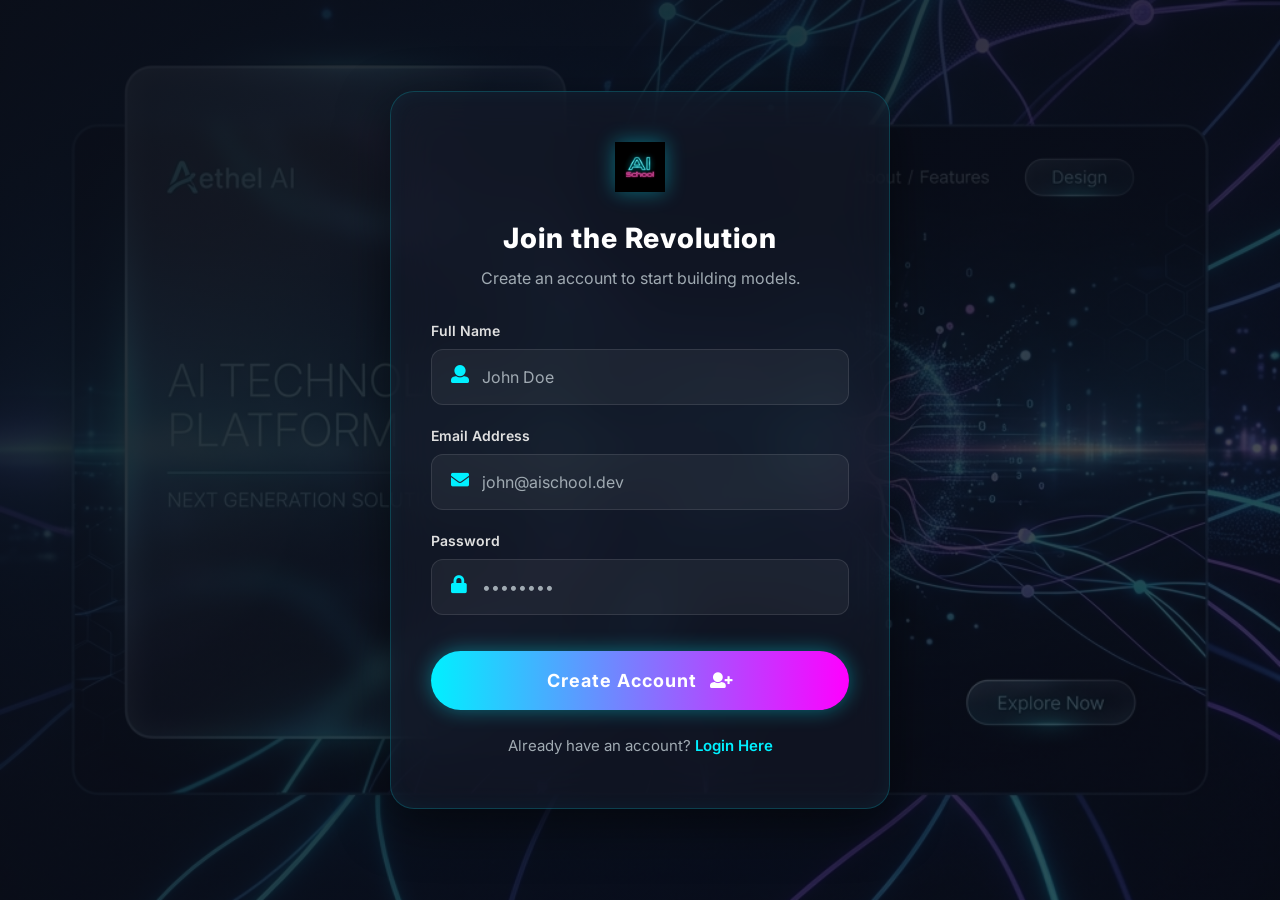
<file: templates/sign-up.html>
<!doctype html>
<html lang="en">

<head>
    <meta charset="utf-8">
    <meta name="viewport" content="width=device-width, initial-scale=1, maximum-scale=1">
    <title>AI School: Sign Up</title>

<link rel="preconnect" href="https://fonts.googleapis.com">

<link rel="preconnect" href="https://fonts.gstatic.com" crossorigin>

<link href="https://fonts.googleapis.com/css2?family=Inter:ital,opsz,wght@0,14..32,100..900;1,14..32,100..900&display=swap" rel="stylesheet">

<link rel="stylesheet" href="/static/css/bootstrap.min.css">

<link rel="stylesheet" href="/static/css/font-awesome.css">

<link rel="stylesheet" href="/static/css/ai-school-theme.css">
</head>

<script>

document.getElementById("signupForm")
.addEventListener(
"submit",

async function(event){

event.preventDefault()

const name =
document.getElementById("name").value

const email =
document.getElementById("email").value

const password =
document.getElementById("password").value

try {

const response = await fetch(
"http://127.0.0.1:8000/users",

{
method: "POST",

headers: {
"Content-Type": "application/json"
},

body: JSON.stringify({

name: name,
email: email,
password: password

})
}
)

const data = await response.json()

console.log(data)

if(response.ok){

alert("Signup Successful")

}
else{

alert("Signup Failed")

}

}
catch(error){

console.log(error)

alert("Server Error")
}

}
)

</script>
<body class="auth-page">
    <div class="auth-card">
        <div class="auth-logo">
            <a href="index.html">
                <img src="../static/img/logo-ai.png" alt="AI School Logo">
            </a>
        </div>
        <h2 class="auth-title">Join the Revolution</h2>
        <p class="auth-subtitle">Create an account to start building models.</p>

        <form class="auth-form"  id = "signupForm">
            <div class="form-group">
                <label>Full Name</label>
                <i class="fa fa-user input-icon"></i>
                <input type="text" class="form-control" placeholder="John Doe" required id = "name">
            </div>
            
            <div class="form-group">
                <label>Email Address</label>
                <i class="fa fa-envelope input-icon"></i>
                <input type="email" class="form-control" placeholder="john@aischool.dev" required name = "email">
            </div>
            
            <div class="form-group">
                <label>Password</label>
                <i class="fa fa-lock input-icon"></i>
                <input type="password" class="form-control" placeholder="••••••••" required id = "password">
            </div>
<!--
            <div class="form-group">
                <label>Confirm Password</label>
                <i class="fa fa-check-circle input-icon"></i>
                <input type="password" class="form-control" placeholder="••••••••" required>
            </div>
<-->
            <button type="submit" class="auth-btn mt-3">Create Account <i class="fa fa-user-plus ms-2"></i></button>
        </form>

        <div class="auth-links">
            Already have an account? <a href="login.html">Login Here</a>
        </div>
    </div>
</body>

</html>
</file>
<file: static/css/ai-school-theme.css>
:root {
    --theme-color: #00f0ff;
    --label-color: #e0e0e0;
    --link-color: #ff00ff;
    --text-color: #a0aab2;
    --form-color: #ffffff;
    --dark-bg: #0b0f19;
    --card-bg: rgba(20, 25, 40, 0.6);
    --glass-border: rgba(0, 240, 255, 0.2);
    --glass-shadow: 0 8px 32px 0 rgba(0, 0, 0, 0.37);
}
/* ========================================================
   AI SCHOOL FUTURISTIC UI OVERRIDES
   ======================================================== */
body, .homepage {
    background-color: var(--dark-bg) !important;
    color: var(--text-color) !important;
    font-family: 'Inter', sans-serif !important;
}

h1, h2, h3, h4, h5, h6, .h1, .h2, .h3, .h4, .h5, .h6 {
    color: #ffffff !important;
}

p {
    color: var(--text-color) !important;
}

a {
    color: var(--theme-color) !important;
}
a:hover {
    color: var(--link-color) !important;
    text-shadow: 0 0 8px var(--link-color);
}

/* Header Redesign */
#header {
    background: rgba(11, 15, 25, 0.7) !important;
    backdrop-filter: blur(15px) !important;
    -webkit-backdrop-filter: blur(15px) !important;
    border-bottom: 1px solid var(--glass-border) !important;
}
#header.is-sticky {
    background: rgba(11, 15, 25, 0.8) !important;
    backdrop-filter: blur(20px) !important;
    -webkit-backdrop-filter: blur(20px) !important;
    border-bottom: 1px solid var(--theme-color) !important;
    box-shadow: 0 0 20px rgba(0, 240, 255, 0.2) !important;
}
#header .nav-link {
    color: #ffffff !important;
}
#header .nav-link:hover {
    color: var(--theme-color) !important;
    text-shadow: 0 0 10px var(--theme-color) !important;
}
#header .header_filled_btn {
    background: linear-gradient(90deg, var(--theme-color), var(--link-color)) !important;
    color: #fff !important;
    border: none !important;
    box-shadow: 0 0 15px rgba(0, 240, 255, 0.4) !important;
    transition: all 0.3s ease !important;
}
#header .header_filled_btn:hover {
    transform: translateY(-2px) !important;
    box-shadow: 0 0 25px rgba(255, 0, 255, 0.6) !important;
}
#header .header_border_btn {
    border: 1px solid var(--theme-color) !important;
    color: var(--theme-color) !important;
    background: transparent !important;
}
#header .header_border_btn:hover {
    background: rgba(0, 240, 255, 0.1) !important;
    box-shadow: 0 0 15px rgba(0, 240, 255, 0.3) !important;
}
#header .navbar-expand-lg .navbar-nav .nav-link.lang_drop {
    color: #fff !important;
}
.lang_dropdown {
    background: rgba(20, 25, 40, 0.9) !important;
    backdrop-filter: blur(10px) !important;
    border: 1px solid var(--glass-border) !important;
}
.lang_dropdown .dropdown-item {
    color: #fff !important;
}
.lang_dropdown .dropdown-item:hover {
    background: rgba(0, 240, 255, 0.2) !important;
}

/* Hero Section */
.hero-section::before {
    background: linear-gradient(135deg, rgba(0, 240, 255, 0.2) 0%, rgba(255, 0, 255, 0.1) 100%) !important;
}
.hero-section::after {
    background: rgba(11, 15, 25, 0.6) !important;
}
.hero-title {
    font-weight: 800 !important;
    text-shadow: 0 0 20px rgba(0, 240, 255, 0.5) !important;
}
.searchform-element {
    background: rgba(20, 25, 40, 0.6) !important;
    backdrop-filter: blur(15px) !important;
    -webkit-backdrop-filter: blur(15px) !important;
    border: 1px solid var(--glass-border) !important;
    padding: 15px !important;
    border-radius: 50px !important;
    box-shadow: var(--glass-shadow) !important;
}
.searchForm .form-control, .searchForm .form-select {
    background: rgba(255, 255, 255, 0.05) !important;
    color: #fff !important;
    border: 1px solid rgba(255, 255, 255, 0.1) !important;
}
.searchForm .form-control::placeholder {
    color: #aaa !important;
}
.searchForm .form-select {
    color: #aaa !important;
}
.searchForm .form-select option {
    background: var(--dark-bg) !important;
    color: #fff !important;
}
.s-btn.btn-primary {
    background: linear-gradient(90deg, var(--theme-color), var(--link-color)) !important;
    border: none !important;
    color: #fff !important;
    font-weight: bold !important;
    box-shadow: 0 0 15px rgba(255, 0, 255, 0.4) !important;
}
.s-btn.btn-primary:hover {
    box-shadow: 0 0 25px rgba(0, 240, 255, 0.6) !important;
}

/* Service Provider & Category Cards (Glassmorphism) */
.service-provider-section, .service-category-section {
    background: var(--dark-bg) !important;
}
.service-provider-title {
    color: #fff !important;
}
.service-provider-title span {
    color: var(--theme-color) !important;
    text-shadow: 0 0 10px rgba(0, 240, 255, 0.3) !important;
}
.provider-box, .category-box {
    background: var(--card-bg) !important;
    backdrop-filter: blur(20px) !important;
    -webkit-backdrop-filter: blur(20px) !important;
    border: 1px solid var(--glass-border) !important;
    box-shadow: var(--glass-shadow) !important;
    border-radius: 16px !important;
    transition: transform 0.4s ease, box-shadow 0.4s ease !important;
}
.provider-box:hover, .category-box:hover {
    transform: translateY(-10px) !important;
    box-shadow: 0 15px 40px rgba(0, 240, 255, 0.2) !important;
    border-color: rgba(0, 240, 255, 0.5) !important;
}
.provider-detail .name-title, .category-box h3 {
    color: #fff !important;
}
.provider-work-info {
    border-top: 1px solid rgba(255, 255, 255, 0.1) !important;
}
.job-info-box span {
    color: #aaa !important;
}
.job-info-box .number-view {
    color: var(--theme-color) !important;
}

/* Category Icons */
.category-icon {
    background: rgba(0, 240, 255, 0.1) !important;
    border-radius: 50% !important;
    padding: 20px !important;
    display: inline-flex !important;
    box-shadow: inset 0 0 20px rgba(0, 240, 255, 0.2) !important;
}
.category-icon svg path {
    fill: var(--theme-color) !important;
}

/* Buttons */
.btn-primary.cmnBtn {
    background: transparent !important;
    border: 2px solid var(--theme-color) !important;
    color: var(--theme-color) !important;
    box-shadow: 0 0 10px rgba(0, 240, 255, 0.2) !important;
    transition: all 0.3s ease !important;
}
.btn-primary.cmnBtn:hover {
    background: var(--theme-color) !important;
    color: #000 !important;
    box-shadow: 0 0 20px rgba(0, 240, 255, 0.6) !important;
}

/* Scroll To Top */
.progress-wrap {
    background: rgba(20, 25, 40, 0.8) !important;
    backdrop-filter: blur(10px) !important;
    border: 1px solid var(--theme-color) !important;
    box-shadow: 0 0 15px rgba(0, 240, 255, 0.4) !important;
}
.progress-wrap svg.arrowTop path {
    fill: var(--theme-color) !important;
}

/* Generic sections backgrounds */
section {
    background: transparent !important;
}
.dots-bg {
    opacity: 0.1 !important;
    filter: invert(1) !important;
}

/* Footer & Extras overrides if present */
.footer {
    background: #0b0f19 !important;
    border-top: 1px solid var(--glass-border);
}
/* ========================================================
   AI SCHOOL AUTHENTICATION PAGES
   ======================================================== */
.auth-page {
    background-image: url('../img/hero-bg-ai.png');
    background-size: cover;
    background-position: center;
    background-repeat: no-repeat;
    background-attachment: fixed;
    min-height: 100vh;
    display: flex;
    align-items: center;
    justify-content: center;
    position: relative;
    padding: 40px 20px;
}

.auth-page::before {
    content: '';
    position: absolute;
    top: 0;
    left: 0;
    width: 100%;
    height: 100%;
    background: linear-gradient(135deg, rgba(11, 15, 25, 0.9) 0%, rgba(11, 15, 25, 0.7) 100%);
    z-index: 1;
}

.auth-card {
    position: relative;
    z-index: 2;
    background: var(--card-bg) !important;
    backdrop-filter: blur(25px) !important;
    -webkit-backdrop-filter: blur(25px) !important;
    border: 1px solid var(--glass-border) !important;
    box-shadow: 0 15px 50px rgba(0, 0, 0, 0.5), inset 0 0 20px rgba(0, 240, 255, 0.05) !important;
    border-radius: 24px;
    padding: 50px 40px;
    width: 100%;
    max-width: 500px;
    text-align: center;
}

.auth-logo {
    margin-bottom: 30px;
}

.auth-logo img {
    max-height: 50px;
    filter: drop-shadow(0 0 10px rgba(0, 240, 255, 0.4));
}

.auth-title {
    color: #ffffff;
    font-size: 28px;
    font-weight: 800;
    margin-bottom: 10px;
    letter-spacing: 1px;
}

.auth-subtitle {
    color: #a0aab2;
    font-size: 16px;
    margin-bottom: 30px;
}

.auth-form .form-group {
    margin-bottom: 20px;
    text-align: left;
    position: relative;
}

.auth-form label {
    color: #e0e0e0;
    font-size: 14px;
    font-weight: 600;
    margin-bottom: 8px;
    display: block;
}

.auth-form .form-control {
    background: rgba(255, 255, 255, 0.05) !important;
    border: 1px solid rgba(255, 255, 255, 0.1) !important;
    color: #fff !important;
    border-radius: 12px;
    padding: 15px 20px;
    padding-left: 50px;
    font-size: 16px;
    transition: all 0.3s ease;
}

.auth-form .form-control:focus {
    background: rgba(0, 240, 255, 0.05) !important;
    border-color: var(--theme-color) !important;
    box-shadow: 0 0 15px rgba(0, 240, 255, 0.2) !important;
    outline: none;
}

.auth-form .input-icon {
    position: absolute;
    left: 20px;
    top: 45px;
    color: var(--theme-color);
    font-size: 18px;
}

.auth-form .auth-btn {
    width: 100%;
    background: linear-gradient(90deg, var(--theme-color), var(--link-color)) !important;
    color: #fff !important;
    border: none !important;
    padding: 16px;
    border-radius: 50px;
    font-size: 18px;
    font-weight: bold;
    letter-spacing: 1px;
    box-shadow: 0 0 20px rgba(0, 240, 255, 0.4) !important;
    margin-top: 10px;
    transition: all 0.3s ease !important;
}

.auth-form .auth-btn:hover {
    transform: translateY(-2px) !important;
    box-shadow: 0 0 30px rgba(255, 0, 255, 0.6) !important;
}

.auth-links {
    margin-top: 25px;
    font-size: 15px;
    color: #a0aab2;
}

.auth-links a {
    color: var(--theme-color);
    font-weight: 600;
    text-decoration: none;
    transition: all 0.3s ease;
}

.auth-links a:hover {
    color: var(--link-color);
    text-shadow: 0 0 10px var(--link-color);
}

.forgot-pwd-link {
    display: block;
    text-align: right;
    font-size: 13px;
    margin-top: -10px;
    margin-bottom: 20px;
}

/* OTP Specific */
.otp-container {
    display: flex;
    justify-content: space-between;
    margin-bottom: 30px;
}

.otp-input {
    width: 50px;
    height: 60px;
    background: rgba(255, 255, 255, 0.05) !important;
    border: 1px solid rgba(255, 255, 255, 0.1) !important;
    border-radius: 12px;
    text-align: center;
    font-size: 24px;
    color: #fff !important;
    font-weight: bold;
}

.otp-input:focus {
    border-color: var(--theme-color) !important;
    box-shadow: 0 0 15px rgba(0, 240, 255, 0.3) !important;
    outline: none;
}


/* Autofill fix for dark theme */
input:-webkit-autofill,
input:-webkit-autofill:hover,
input:-webkit-autofill:focus,
input:-webkit-autofill:active {
    -webkit-text-fill-color: #ffffff !important;
    transition: background-color 5000s ease-in-out 0s !important;
}


/* Global Placeholder Color */
.form-control::placeholder {
    color: #a0aab2 !important;
}
</file>
